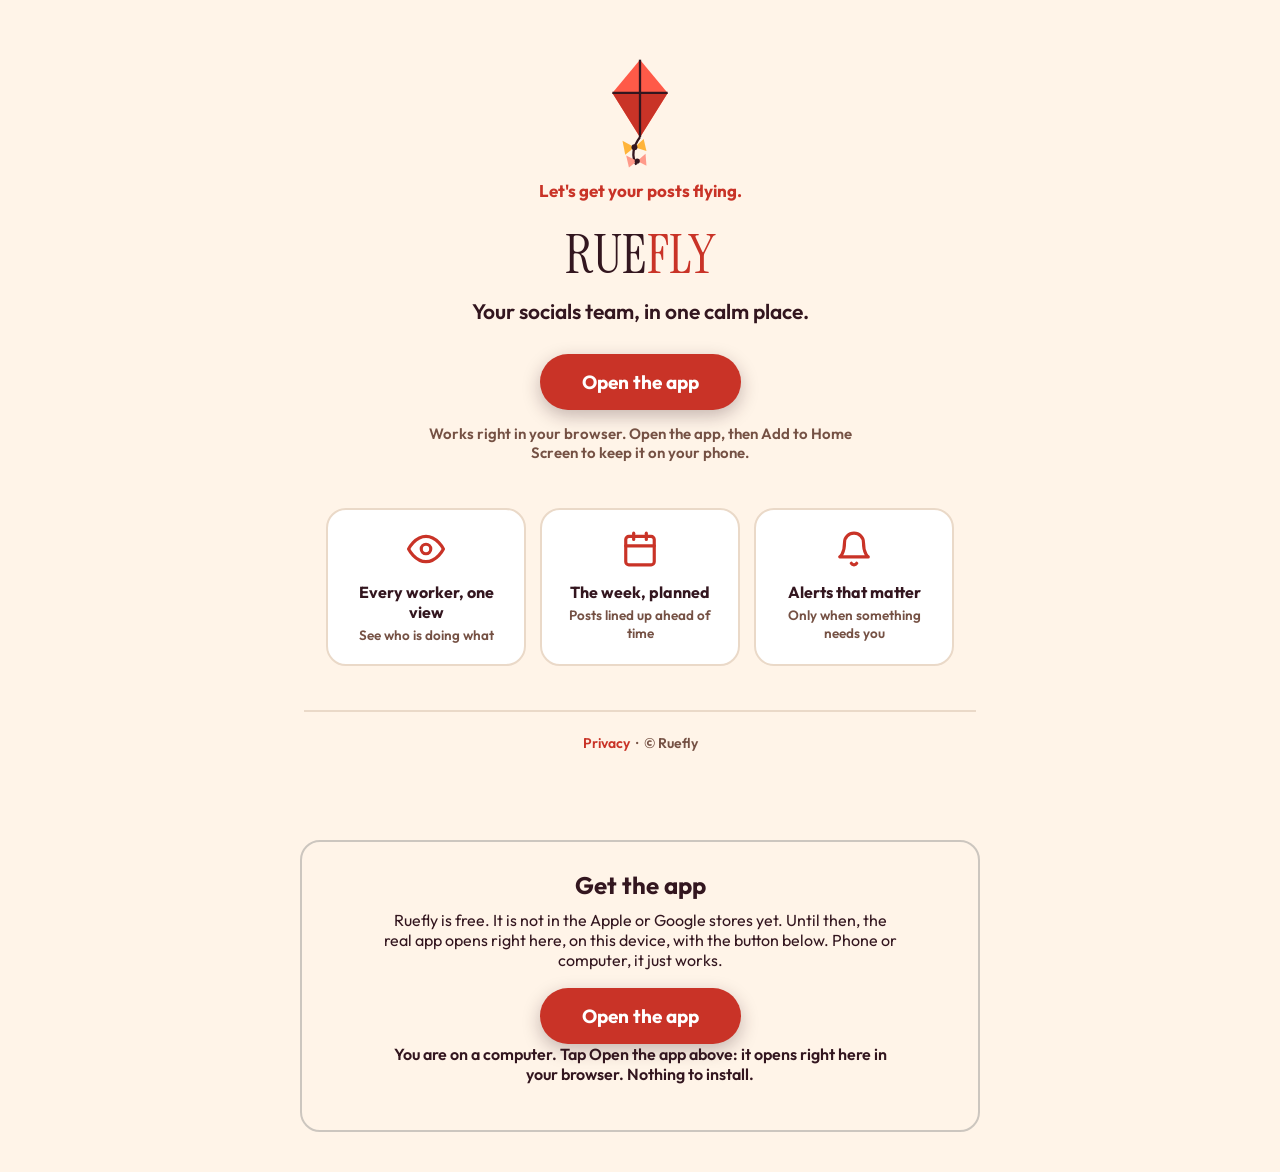
<file: index.html>
<!doctype html>
<html lang="en-AU">
<head>
<meta charset="UTF-8" />
<meta name="viewport" content="width=device-width, initial-scale=1.0" />
<title>Ruefly — your socials team, in one calm place</title>
<style>@font-face{font-family:"Instrument Serif";src:url("./fonts/InstrumentSerif-Regular.ttf") format("truetype")}@font-face{font-family:"Outfit";src:url("./fonts/Outfit.ttf") format("truetype");font-weight:100 900}</style>
<meta name="description" content="Ruefly is where your social media workers live: every worker in one view, the week planned, and alerts when something matters. Works right in your browser." />
<link rel="icon" type="image/svg+xml" href="./icons/mark.svg" />
<style>
  :root{ --burg:#C93327; --burg-deep:#A8261E; --burg-soft:#FF9A8A; --cream:#FFF4E8; --ink:#33161F; }
  *{margin:0;padding:0;box-sizing:border-box}
  body{font-family:'Outfit',system-ui,sans-serif;background:var(--cream);color:var(--ink);
       -webkit-font-smoothing:antialiased;text-align:center}
  .wrap{max-width:720px;margin:0 auto;padding:56px 24px 40px}
  .rue{width:118px;height:118px;margin:0 auto 6px;display:block}
  .rue-line{font-weight:700;color:var(--burg);font-size:17px;margin-bottom:26px}
  h1{font-family:'Instrument Serif',serif;font-weight:400;font-size:54px;letter-spacing:.5px;line-height:1.05}
  h1 .soc{color:var(--burg)}
  .tagline{font-size:21px;font-weight:600;margin:14px auto 30px;max-width:430px}
  .cta{display:inline-block;background:var(--burg);color:#fff;font-weight:700;font-size:19px;
       padding:16px 42px;border-radius:999px;text-decoration:none;box-shadow:0 6px 18px rgba(51,22,31,.28)}
  .cta:hover{background:var(--burg-deep)}
  .how{margin-top:14px;font-size:15px;font-weight:600;color:#755144;max-width:430px;margin-left:auto;margin-right:auto}
  .tiles{display:flex;gap:14px;justify-content:center;flex-wrap:wrap;margin:46px 0 8px}
  .tile{background:#fff;border:2px solid #EAD9C8;border-radius:20px;padding:20px 16px;width:200px}
  .tile svg{width:38px;height:38px;margin-bottom:10px}
  .tile p{font-weight:700;font-size:16px}
  .tile span{display:block;font-weight:600;font-size:13.5px;color:#755144;margin-top:4px}
  footer{margin-top:44px;padding:22px 0 8px;border-top:2px solid #EAD9C8;font-size:14px;font-weight:600;color:#755144}
  footer a{color:var(--burg);text-decoration:none}
  @media (max-width:560px){ h1{font-size:40px} .tagline{font-size:19px} .tile{width:100%;max-width:320px} }
</style>
</head>
<body>
  <main class="wrap">
    <svg class="rue" viewBox="0 0 100 128" aria-hidden="true"><polygon points="50,4 80,40 50,88 20,40" fill="#FF5A48"/><polygon points="20,40 80,40 50,88" fill="#C93327"/><line x1="20" y1="40" x2="80" y2="40" stroke="#33161F" stroke-width="2.5"/><line x1="50" y1="4" x2="50" y2="88" stroke="#33161F" stroke-width="2.5"/><path d="M50 88 Q 38 104 46 118" stroke="#33161F" stroke-width="2.5" fill="none"/><g><polygon points="44,99 31,92 34,107" fill="#FFB43A"/><polygon points="44,99 54,90 57,103" fill="#FFB43A"/><circle cx="44" cy="99" r="3.2" fill="#33161F"/></g><g><polygon points="47,114 35,108 38,121" fill="#FF9A8A"/><polygon points="47,114 56,106 57,119" fill="#FF9A8A"/><circle cx="47" cy="114" r="2.8" fill="#33161F"/></g></svg>
    <p class="rue-line">Let's get your posts flying.</p>
    <h1>RUE<span class="soc">FLY</span></h1>
    <p class="tagline">Your socials team, in one calm place.</p>
    <a class="cta" href="./app/">Open the app</a>
    <p class="how">Works right in your browser. Open the app, then Add to Home Screen to keep it on your phone.</p>
    <div class="tiles">
      <div class="tile">
        <svg viewBox="0 0 24 24" fill="none" stroke="#C93327" stroke-width="2" stroke-linecap="round" stroke-linejoin="round"><path d="M1 12s4-8 11-8 11 8 11 8-4 8-11 8-11-8-11-8z"/><circle cx="12" cy="12" r="3"/></svg>
        <p>Every worker, one view</p><span>See who is doing what</span>
      </div>
      <div class="tile">
        <svg viewBox="0 0 24 24" fill="none" stroke="#C93327" stroke-width="2" stroke-linecap="round" stroke-linejoin="round"><rect x="3" y="4" width="18" height="18" rx="2"/><line x1="16" y1="2" x2="16" y2="6"/><line x1="8" y1="2" x2="8" y2="6"/><line x1="3" y1="10" x2="21" y2="10"/></svg>
        <p>The week, planned</p><span>Posts lined up ahead of time</span>
      </div>
      <div class="tile">
        <svg viewBox="0 0 24 24" fill="none" stroke="#C93327" stroke-width="2" stroke-linecap="round" stroke-linejoin="round"><path d="M18 8A6 6 0 0 0 6 8c0 7-3 9-3 9h18s-3-2-3-9"/><path d="M13.73 21a2 2 0 0 1-3.46 0"/></svg>
        <p>Alerts that matter</p><span>Only when something needs you</span>
      </div>
    </div>
    <footer>
      <a href="./privacy.html">Privacy</a> &nbsp;·&nbsp; © Ruefly
    </footer>
  </main>

<style>
.dl-get{max-width:720px;margin:40px auto;padding:0 20px;text-align:center}
.dl-card{border:2px solid rgba(128,128,128,.4);border-radius:20px;padding:28px 22px}
.dl-card h2{margin:0 0 10px}
.dl-card p{margin:0 auto 18px;max-width:520px}
.dl-device{margin:16px auto 0;font-weight:600;max-width:520px}
</style>
<section class="dl-get" id="get-the-app">
  <div class="dl-card">
    <h2>Get the app</h2>
    <p>Ruefly is free. It is not in the Apple or Google stores yet. Until then, the real app opens right here, on this device, with the button below. Phone or computer, it just works.</p>
    <a class="cta" href="./app/">Open the app</a>
    <p class="dl-device" id="dl-device">Works on phone, tablet and computer.</p>
  </div>
</section>
<script>
(function(){var el=document.getElementById('dl-device');if(!el)return;var ua=navigator.userAgent||'';
if(/iPhone|iPad|iPod/i.test(ua)){el.textContent='You are on an iPhone or iPad. Tap Open the app above: it works right away. To keep it on your home screen, tap Share, then Add to Home Screen. The App Store version is on its way.';}
else if(/Android/i.test(ua)){el.textContent='You are on an Android phone. Tap Open the app above: it works right away. To keep it on your home screen, tap the menu (three dots), then Add to Home screen. The Google Play version is on its way.';}
else{el.textContent='You are on a computer. Tap Open the app above: it opens right here in your browser. Nothing to install.';}})();
</script>
</body>
</html>
</file>
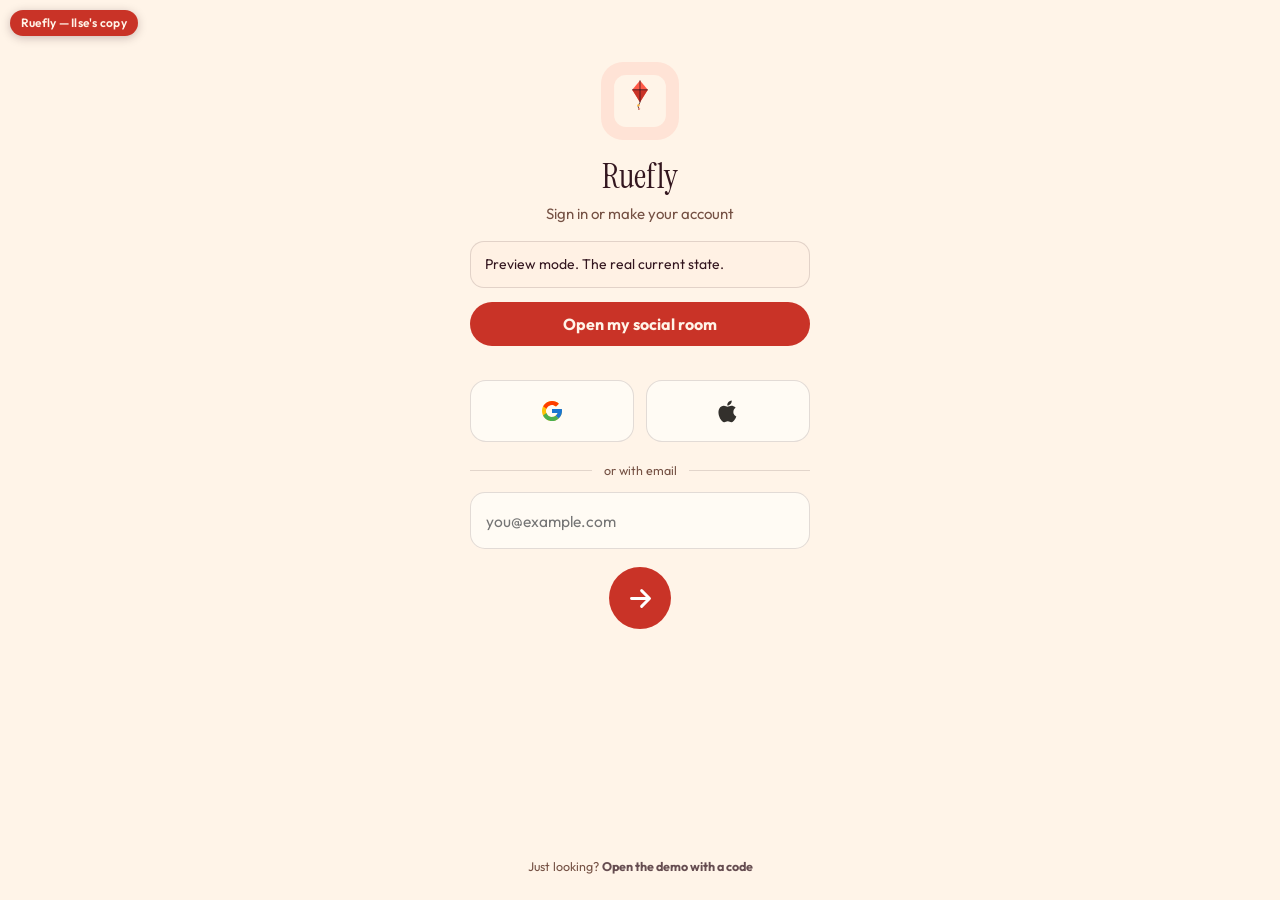
<file: app/index.html>
<!doctype html>
<html lang="en-AU">
  <head>
    <meta charset="UTF-8" />
    <meta name="viewport" content="width=device-width, initial-scale=1.0" />
    <meta name="theme-color" content="#FFF4E8" />
    <link rel="manifest" href="../manifest.webmanifest" />
    <meta name="mobile-web-app-capable" content="yes" />
    <meta name="apple-mobile-web-app-capable" content="yes" />
    <meta name="apple-mobile-web-app-status-bar-style" content="default" />
    <meta name="apple-mobile-web-app-title" content="Ruefly" />
    <link rel="apple-touch-icon" href="../icons/apple-touch-icon.png" />
    <link rel="icon" type="image/svg+xml" href="../icons/mark.svg" />
    <link rel="icon" type="image/png" sizes="192x192" href="../icons/icon-192.png" />
    <link rel="icon" type="image/png" sizes="512x512" href="../icons/icon-512.png" />
    <meta name="description" content="Ruefly: her personal brand room." />
    <title>Ruefly</title>
    <script type="module" crossorigin src="../assets/main-Brt2_tZk.js"></script>
    <link rel="stylesheet" crossorigin href="../assets/main-DInG94tt.css">
  </head>
  <body>
    <div id="app"></div>
  </body>
</html>
</file>
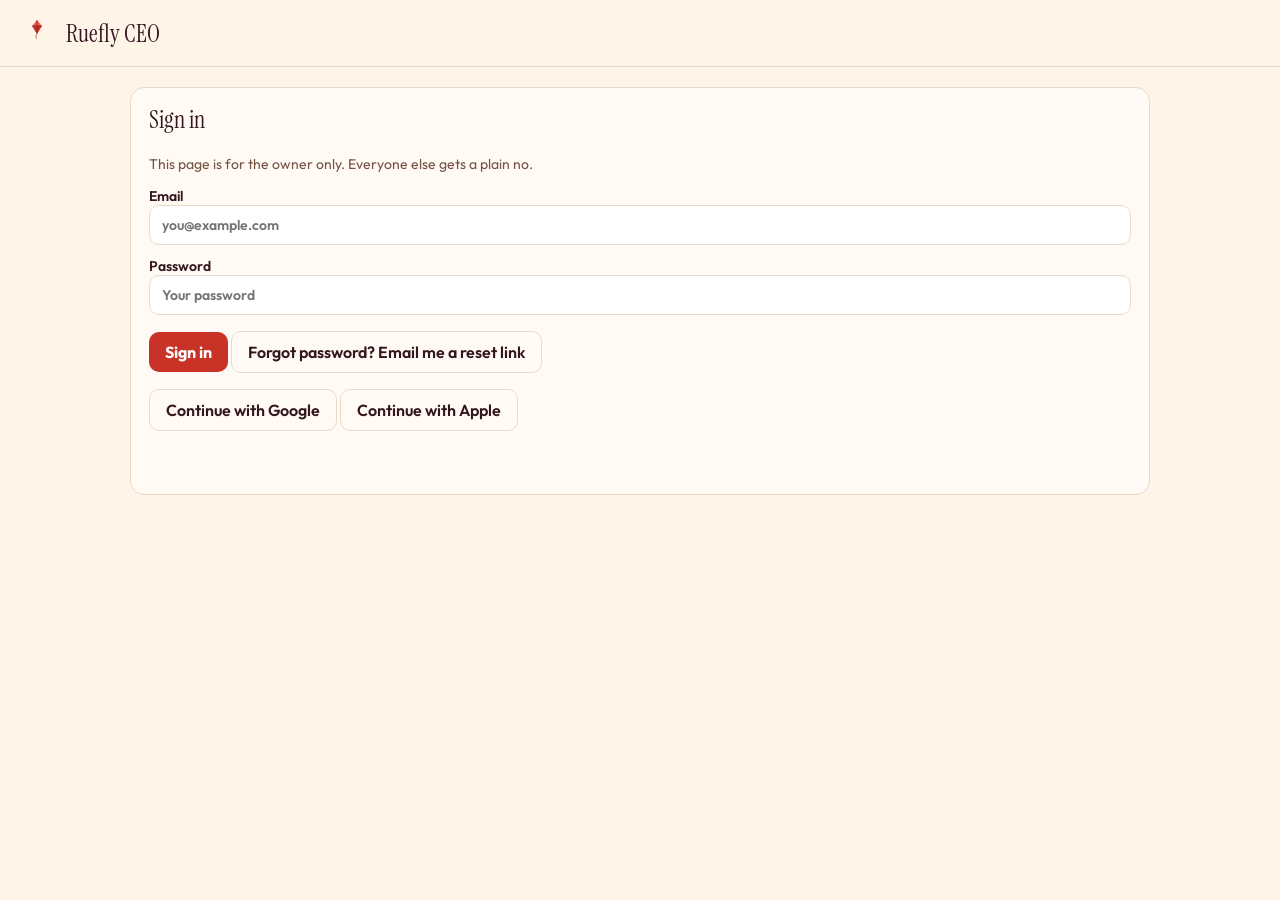
<file: ceo/index.html>
<!doctype html>
<html lang="en-AU">
  <head>
    <meta charset="UTF-8" />
    <meta name="viewport" content="width=device-width, initial-scale=1.0" />
    <meta name="robots" content="noindex, nofollow" />
    <meta name="theme-color" content="#FFF4E8" />
    <link rel="icon" type="image/svg+xml" href="./icons/mark.svg" />
    <title>Ruefly CEO</title>
    <style>
      @font-face { font-family: "Instrument Serif"; src: url("./fonts/InstrumentSerif-Regular.ttf") format("truetype"); font-weight: 400; font-display: swap; }
      @font-face { font-family: "Outfit"; src: url("./fonts/Outfit.ttf") format("truetype"); font-weight: 100 900; font-display: swap; }
      :root {
        --cream: #FFF4E8; --surface: #FFFBF4; --hairline: #EAD9C8;
        --coral: #FF5A48; --anchor: #C93327; --ink: #33161F;
        --marigold: #FFB43A; --muted: #755144; --tint: #FFC4B8;
      }
      * { box-sizing: border-box; }
      body { margin: 0; background: var(--cream); color: var(--ink); font-family: "Outfit", system-ui, sans-serif; }
      h1, h2, h3 { font-family: "Instrument Serif", serif; font-weight: 400; }
      header.top { display: flex; align-items: center; gap: 12px; padding: 16px 20px; border-bottom: 1px solid var(--hairline); }
      header.top img { width: 34px; height: 34px; }
      header.top h1 { font-size: 24px; margin: 0; }
      header.top .who { margin-left: auto; font-size: 13px; color: var(--muted); }
      main { max-width: 1060px; margin: 0 auto; padding: 8px 20px 60px; }
      .card { background: var(--surface); border: 1px solid var(--hairline); border-radius: 14px; padding: 16px 18px; margin: 12px 0; }
      .num { font-family: "Instrument Serif", serif; font-size: 34px; }
      .num .unit { font-size: 15px; color: var(--muted); font-family: "Outfit", sans-serif; }
      .lbl { color: var(--muted); font-size: 13.5px; margin-top: 2px; }
      .grid { display: grid; grid-template-columns: repeat(auto-fit, minmax(170px, 1fr)); gap: 14px; }
      .layout { display: grid; grid-template-columns: 200px 1fr; gap: 16px; align-items: start; }
      @media (max-width: 720px) { .layout { grid-template-columns: 1fr; } }
      nav.side { display: flex; flex-direction: column; gap: 6px; margin-top: 12px; }
      nav.side button { text-align: left; border: 1px solid var(--hairline); background: var(--surface); border-radius: 10px; padding: 10px 12px; font: inherit; font-weight: 600; cursor: pointer; color: var(--ink); }
      nav.side button.on { background: var(--coral); color: var(--ink); border-color: var(--coral); }
      button.act { border: 0; background: var(--anchor); color: #fff; border-radius: 10px; padding: 10px 16px; font: inherit; font-weight: 700; cursor: pointer; }
      button.ghost { border: 1px solid var(--hairline); background: var(--surface); color: var(--ink); border-radius: 10px; padding: 10px 16px; font: inherit; font-weight: 600; cursor: pointer; }
      input { width: 100%; border: 1px solid var(--hairline); border-radius: 10px; padding: 10px 12px; font: inherit; background: #fff; color: var(--ink); }
      label { display: block; font-weight: 600; margin: 12px 0 4px; font-size: 14px; }
      table { width: 100%; border-collapse: collapse; font-size: 14.5px; }
      th, td { text-align: left; padding: 7px 8px; border-bottom: 1px solid var(--hairline); }
      th { color: var(--muted); font-weight: 600; font-size: 13px; }
      .hint { color: var(--muted); font-size: 14px; }
      .msg { color: var(--anchor); font-weight: 600; font-size: 14px; min-height: 1.2em; }
      .tag { display: inline-block; background: var(--marigold); color: var(--ink); border-radius: 999px; padding: 1px 9px; font-size: 12.5px; font-weight: 600; }
      .feed-item { padding: 9px 0; border-bottom: 1px solid var(--hairline); font-size: 14.5px; }
      .feed-item:last-child { border-bottom: 0; }
      .feed-item .when { color: var(--muted); font-size: 12.5px; }
      [hidden] { display: none !important; }
    </style>
    <script type="module" crossorigin src="./assets/index-W67_2vCY.js"></script>
  </head>
  <body>
    <header class="top">
      <img src="./icons/mark.svg" alt="" />
      <h1>Ruefly CEO</h1>
      <span class="who" id="whoLine"></span>
    </header>
    <main id="ownerRoot"></main>
  </body>
</html>
</file>
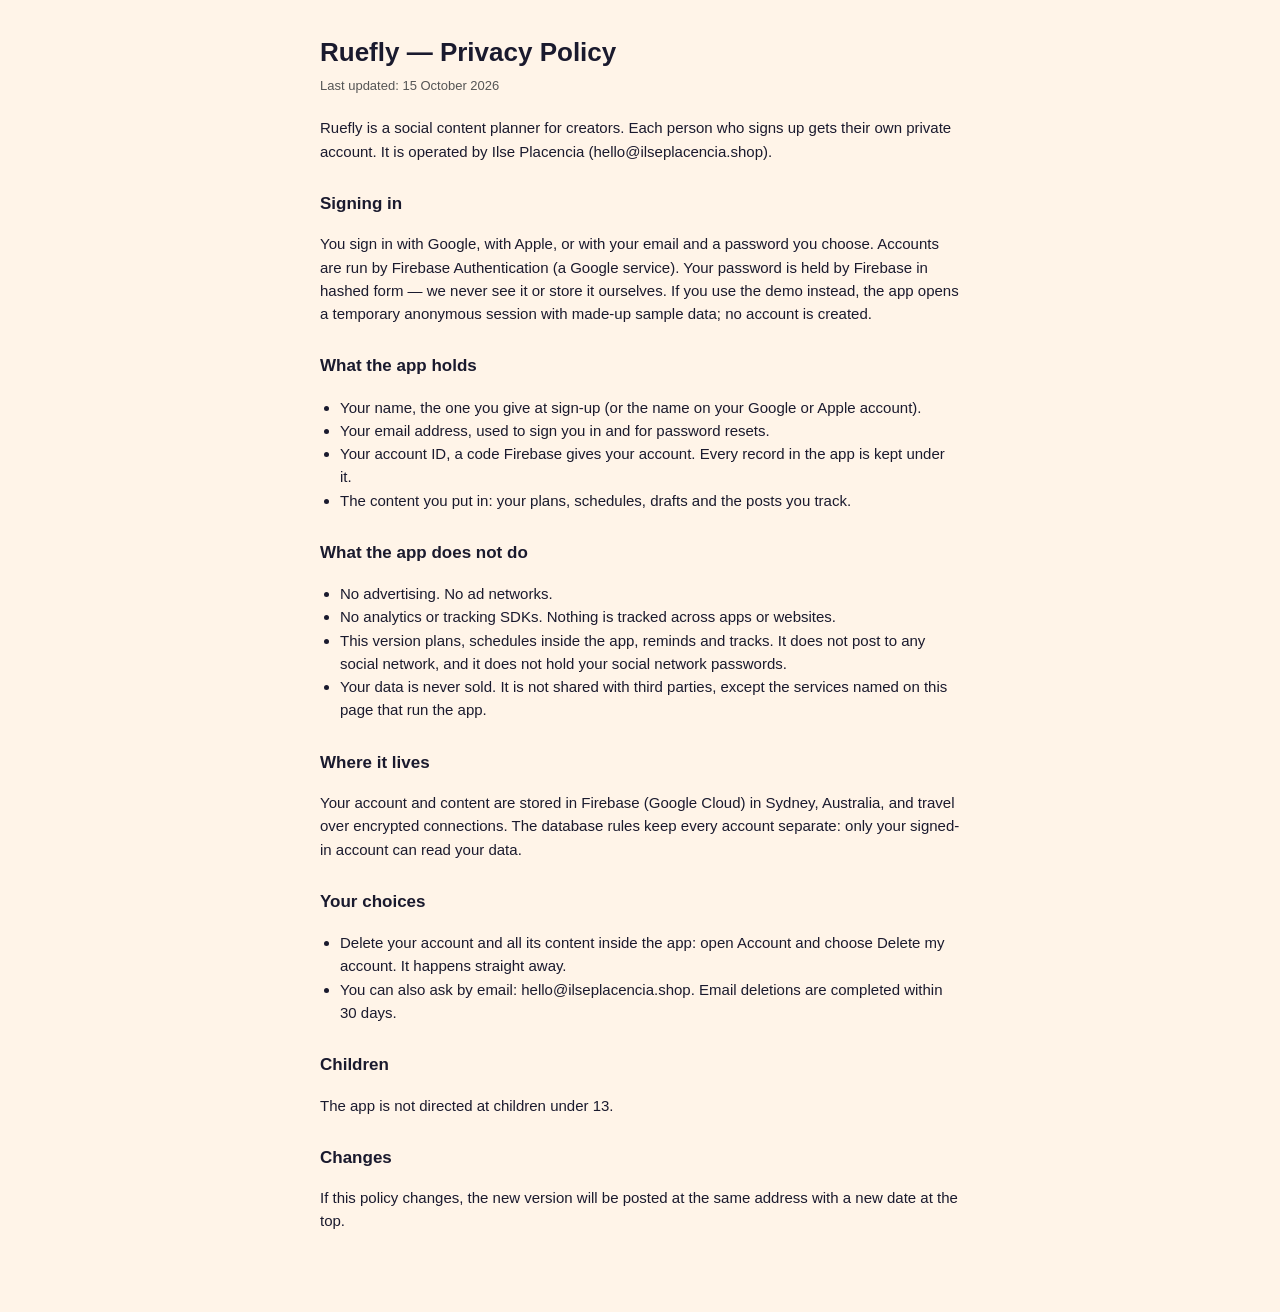
<file: privacy.html>
<!DOCTYPE html>
<html lang="en">
<head>
<meta charset="utf-8">
<meta name="viewport" content="width=device-width, initial-scale=1">
<title>Ruefly — Privacy Policy</title>
<style>
  body { background:#FFF4E8; color:#1A1A2E; font-family:-apple-system,'Segoe UI',Roboto,Helvetica,Arial,sans-serif; margin:0; padding:32px 20px 64px; line-height:1.55; }
  main { max-width:640px; margin:0 auto; }
  h1 { font-size:26px; margin:0 0 4px; }
  h2 { font-size:17px; margin:28px 0 6px; }
  p, li { font-size:15px; }
  ul { padding-left:20px; }
  .date { color:#555; font-size:13px; margin:0 0 20px; }
</style>
</head>
<body>
<main>
<h1>Ruefly — Privacy Policy</h1>
<p class="date">Last updated: 15 October 2026</p>
<p>Ruefly is a social content planner for creators. Each person who signs up gets their own private account. It is operated by Ilse Placencia (hello@ilseplacencia.shop).</p>
<h2>Signing in</h2>
<p>You sign in with Google, with Apple, or with your email and a password you choose. Accounts are run by Firebase Authentication (a Google service). Your password is held by Firebase in hashed form — we never see it or store it ourselves. If you use the demo instead, the app opens a temporary anonymous session with made-up sample data; no account is created.</p>
<h2>What the app holds</h2>
<ul>
<li>Your name, the one you give at sign-up (or the name on your Google or Apple account).</li>
<li>Your email address, used to sign you in and for password resets.</li>
<li>Your account ID, a code Firebase gives your account. Every record in the app is kept under it.</li>
<li>The content you put in: your plans, schedules, drafts and the posts you track.</li>
</ul>
<h2>What the app does not do</h2>
<ul>
<li>No advertising. No ad networks.</li>
<li>No analytics or tracking SDKs. Nothing is tracked across apps or websites.</li>
<li>This version plans, schedules inside the app, reminds and tracks. It does not post to any social network, and it does not hold your social network passwords.</li>
<li>Your data is never sold. It is not shared with third parties, except the services named on this page that run the app.</li>
</ul>
<h2>Where it lives</h2>
<p>Your account and content are stored in Firebase (Google Cloud) in Sydney, Australia, and travel over encrypted connections. The database rules keep every account separate: only your signed-in account can read your data.</p>
<h2>Your choices</h2>
<ul>
<li>Delete your account and all its content inside the app: open Account and choose Delete my account. It happens straight away.</li>
<li>You can also ask by email: hello@ilseplacencia.shop. Email deletions are completed within 30 days.</li>
</ul>
<h2>Children</h2>
<p>The app is not directed at children under 13.</p>
<h2>Changes</h2>
<p>If this policy changes, the new version will be posted at the same address with a new date at the top.</p>
</main>
</body>
</html>
</file>
<file: assets/main-DInG94tt.css>
:root{--burgundy: #C93327;--wine-deep: #33161F;--claret: #A8261E;--dusty: #FF9A8A;--baby: #FFC4B8;--pink-soft: #FFE3D6;--pink-pale: #FFF1E4;--ground: #FFF4E8;--ink: #33161F;--ink-soft: #755144;--line: rgba(51, 22, 31, .14);--card: #FFFBF4;--radius: 18px;--ease: .16s ease}*{box-sizing:border-box}html,body{margin:0;padding:0}body{font-family:Outfit,system-ui,sans-serif;color:var(--ink);background:var(--ground);min-height:100vh}h1,h2,h3{font-family:Outfit,sans-serif;font-weight:800;letter-spacing:0}a{color:inherit}button{font:inherit;cursor:pointer}::selection{background:var(--baby)}:focus-visible{outline:2px solid var(--claret);outline-offset:2px;border-radius:6px}.login-wrap{min-height:100vh;display:grid;place-items:center;padding:22px 16px}.login-card{width:min(430px,100%);background:var(--card);border:1px solid var(--line);border-radius:26px;padding:30px 26px 24px;box-shadow:0 18px 44px #33161f1f}.login-mark{width:62px;height:62px;border-radius:16px}.login-title{font-size:27px;margin:14px 0 6px;color:var(--wine-deep)}.login-sub{color:var(--ink-soft);margin:0 0 18px;line-height:1.5}.preview-note{background:var(--pink-pale);border:1px dashed rgba(51,22,31,.4);border-radius:14px;padding:12px 14px;font-size:14px;line-height:1.5;margin-bottom:14px}.login-form{display:grid;gap:8px;margin-bottom:14px}.login-form label{font-family:Outfit,sans-serif;font-weight:700;font-size:13px}.login-form input{font:inherit;padding:12px 14px;border-radius:12px;border:1px solid var(--line);background:var(--ground);color:var(--ink);width:100%}.login-form input:focus{border-color:var(--claret);outline:none;box-shadow:0 0 0 3px #ffc4b88c}.login-form.alt{border-top:1px solid var(--line);padding-top:14px}.form-note{font-size:13px;color:var(--ink-soft);margin:2px 0 0;min-height:16px}.login-foot{font-size:13px;color:var(--ink-soft);display:flex;gap:8px;align-items:center;margin:6px 0 0}.btn{border:0;border-radius:999px;padding:12px 20px;font-family:Outfit,sans-serif;font-weight:700;background:var(--ink);color:var(--ground);text-decoration:none;display:inline-block;transition:transform var(--ease),background var(--ease),box-shadow var(--ease)}.btn.primary{background:var(--burgundy);color:var(--ground)}.btn.primary:hover{background:var(--wine-deep)}.btn.soft{background:var(--pink-soft);color:var(--ink)}.btn.soft:hover{background:var(--baby)}.btn:active{transform:scale(.98)}.btn.full{width:100%;text-align:center}.shell{display:flex;min-height:100vh;align-items:stretch}.sidebar{width:248px;flex:0 0 auto;position:sticky;top:0;height:100vh;overflow-y:auto;background:var(--ink);color:var(--ground);border-right:1px solid rgba(51,22,31,.35);padding:16px 12px;display:flex;flex-direction:column;gap:14px;transition:width .18s ease,padding .18s ease}.main-col{flex:1 1 auto;min-width:0;display:flex;flex-direction:column}.content{padding:20px clamp(14px,3.5vw,34px) 60px;width:100%;max-width:880px;animation:page-in .18s ease}@keyframes page-in{0%{opacity:0;transform:translateY(3px)}to{opacity:1;transform:none}}.side-brand{display:flex;gap:10px;align-items:center;padding:2px 6px 10px;border-bottom:1px solid rgba(255,196,184,.28)}.side-brand img{width:38px;height:38px;border-radius:10px}.side-brand b{font-family:"Instrument Serif",sans-serif;font-size:17px;display:block;line-height:1;color:var(--ground)}.side-brand small{font-family:Outfit,sans-serif;font-size:10px;letter-spacing:.14em;color:var(--baby)}.side-nav{display:grid;gap:2px}.side-link{display:flex;align-items:center;gap:9px;padding:9px 10px;border-radius:12px;text-decoration:none;font-family:Outfit,sans-serif;font-weight:700;font-size:15px;color:var(--ground);transition:background var(--ease),transform var(--ease)}.side-link:hover{background:#ffc4b829}.side-link:active{transform:scale(.98)}.side-link.on{background:var(--baby);color:var(--ink)}.side-link.on .dot{box-shadow:0 0 0 3px #33161f2e}.side-ico{width:20px;height:20px;border-radius:0;display:grid;place-items:center;flex:0 0 auto;background:none;color:var(--baby)}.side-ico .ic{width:18px;height:18px}.ext-ico{display:grid;place-items:center;flex:0 0 auto}.ext-ico .ic{width:15px;height:15px}.side-link.on .side-ico{background:none;color:var(--ink)}.side-ico.accent-rose{background:none;box-shadow:none;color:var(--baby)}.side-ico.accent-dusty{background:none;box-shadow:none;color:var(--dusty)}.side-ico.accent-peri{background:none;box-shadow:none;color:var(--pink-soft)}.side-ico.accent-powder{background:none;box-shadow:none;color:var(--pink-pale)}.side-ico.accent-mint{background:none;box-shadow:none;color:var(--baby)}.side-txt{white-space:nowrap;overflow:hidden}.side-foot{margin-top:auto;border-top:1px solid rgba(255,196,184,.28);padding-top:12px;display:grid;gap:2px}.side-ext{display:flex;align-items:center;gap:9px;padding:7px 10px;border-radius:10px;text-decoration:none;font-weight:700;font-size:14px;background:none;border:0;text-align:left;width:100%;color:var(--pink-soft);transition:background var(--ease),color var(--ease)}.side-ext:hover{background:#ffc4b829;color:var(--ground)}.side-ext:active{background:#ffc4b847}.shell.nav-closed .sidebar{display:none}@media(max-width:720px){.shell:not(.nav-closed) .sidebar{flex:0 0 84vw;width:84vw;max-width:400px}.shell:not(.nav-closed) .main-col{flex:1 1 0;min-width:0;overflow:hidden;cursor:pointer}.shell:not(.nav-closed) .content{opacity:.45;pointer-events:none}.shell:not(.nav-closed) .add-fab{display:none}}@media(max-width:640px){.sidebar{width:188px}.content{padding-top:14px}}.topbar{position:sticky;top:0;z-index:5;display:flex;align-items:center;gap:12px;padding:12px clamp(14px,3.5vw,34px);background:#fff7f5e0;backdrop-filter:blur(8px);border-bottom:1px solid var(--line)}.menu-btn{border:1px solid var(--line);background:var(--card);border-radius:10px;width:38px;height:38px;display:grid;place-items:center;line-height:1;color:var(--burgundy);transition:background var(--ease),transform var(--ease)}.menu-btn .ic{width:19px;height:19px}.menu-btn:hover{background:var(--pink-pale)}.menu-btn:active{transform:scale(.94)}.top-title b{font-family:Outfit,sans-serif;font-size:16px;display:block;line-height:1.15}.top-title small{color:var(--ink-soft);font-size:12px}.preview-pill,.live-pill{margin-left:auto;font-family:Outfit,sans-serif;font-weight:700;font-size:12px;padding:5px 11px;border-radius:999px}.preview-pill{background:var(--baby);color:var(--burgundy)}.live-pill{background:var(--pink-soft);color:var(--burgundy)}.hero{margin:6px 0 18px}.hero h2{font-size:28px;margin:0 0 6px;color:var(--wine-deep)}.hero p{color:var(--ink-soft);line-height:1.55;margin:0;max-width:62ch}.strip{display:grid;gap:14px;grid-template-columns:repeat(auto-fit,minmax(230px,1fr));margin-bottom:18px}.brand-card{border-top:1px solid var(--line);padding:13px 2px 12px}.strip .brand-card:first-child{border-top:0}.brand-head{display:flex;justify-content:space-between;align-items:center;gap:8px}.brand-head h3{margin:0;font-size:16.5px}.brand-short{font-family:Outfit,sans-serif;font-weight:700;font-size:13px;color:var(--ink-soft);margin:2px 0 0}.dot{width:10px;height:10px;border-radius:50%;display:inline-block;flex:0 0 auto;background:#c9b3b9}.dot-live{background:#3d9970;box-shadow:0 0 0 3px #3d99702e}.dot-part{background:var(--claret);box-shadow:0 0 0 3px #a8261e2e}.dot-wait{background:var(--dusty);box-shadow:0 0 0 3px #ff9a8a38}.panel{background:transparent;border:0;border-radius:0;box-shadow:none;padding:6px 0 14px;margin-bottom:26px}.panel-head{display:flex;justify-content:space-between;align-items:center;gap:10px;margin-bottom:8px}.panel-head h3{margin:0;font-size:17px}.panel p{line-height:1.55;margin:6px 0}.pill{font-family:Outfit,sans-serif;font-weight:700;font-size:12px;background:var(--pink-soft);color:var(--burgundy);padding:4px 10px;border-radius:999px;display:inline-flex;gap:7px;align-items:center;white-space:nowrap}.latest-line{font-weight:800;font-size:16px}.detail{color:var(--ink-soft)}.case-state{font-family:Outfit,sans-serif;font-weight:700;font-size:12px;background:var(--pink-soft);color:var(--burgundy);padding:3px 9px;border-radius:999px;white-space:nowrap}.social-row{position:relative}.social-row:before{content:"";position:absolute;top:0;left:16px;right:0;height:1px;background:var(--line)}.social-row:first-of-type:before{display:none}.social-head{display:flex;align-items:center;gap:10px;padding:10px 6px 2px}.social-head b{font-size:15px}.social-state{margin-left:auto}.social-line{padding:0 6px;margin:2px 0 4px;line-height:1.5}.social-detail{padding:0 6px 8px;color:var(--ink-soft);line-height:1.5;margin:0}.empty{color:var(--ink-soft);font-style:italic}.section-label{margin:20px 2px 10px}.section-label h3{font-size:17px}.ic{width:15px;height:15px;flex:0 0 auto}.notif-actions{display:flex;gap:9px;flex-wrap:wrap;margin-top:11px}.notif-actions .btn{padding:10px 18px;font-size:14px}.notif-ios{background:var(--pink-pale);border-radius:12px;padding:10px 13px;font-weight:700;color:var(--wine-deep)}.notif-status{font-size:15.5px;font-weight:700}.strip{display:block;margin-bottom:10px}.login-box,.login-card{box-shadow:none!important}.preview-note{border-style:solid;border-color:var(--line)}.empty{font-style:normal}.content{animation:none}.side-group-title{display:block;font-family:Outfit,sans-serif;font-size:11px;letter-spacing:.12em;text-transform:uppercase;color:var(--baby);margin:14px 6px 6px}.side-group-toggle{display:flex;align-items:center;gap:6px;width:100%;background:none;border:0;cursor:pointer;font-family:Outfit,sans-serif;font-size:11px;letter-spacing:.12em;text-transform:uppercase;color:var(--baby);margin:14px 6px 6px;padding:0;text-align:left}.more-group{display:none}.more-group.open{display:block}.shell.nav-closed .side-group-title,.shell.nav-closed .side-group-toggle{display:none}@font-face{font-family:"Instrument Serif";src:url(../fonts/InstrumentSerif-Regular.ttf) format("truetype");font-weight:400}@font-face{font-family:"Instrument Serif";src:url(../fonts/InstrumentSerif-Italic.ttf) format("truetype");font-weight:400;font-style:italic}@font-face{font-family:Outfit;src:url(../fonts/Outfit.ttf) format("truetype");font-weight:100 900}.login-title,.side-brand,.brand-name,.wordmark,h1,h2,.empty,.empty-title,.empty-line{font-family:"Instrument Serif",serif;font-weight:400;letter-spacing:.3px}.login-divider{display:flex;align-items:center;gap:10px;margin:18px 0 12px;color:var(--ink-soft);font-size:12px;font-weight:700;letter-spacing:.08em;text-transform:uppercase}.login-divider:before,.login-divider:after{content:"";flex:1;border-top:1px solid var(--line)}#fbGoogleLogin,#fbAppleLogin{margin-top:8px}.demo-banner{margin:10px 14px 0;padding:8px 12px;border-radius:10px;background:var(--pink-soft);color:var(--ink);font-size:13px;font-weight:600}.guide-card{display:flex;gap:12px;align-items:flex-start}.guide-mark{width:34px;height:34px;flex:none}.guide-body{flex:1}.guide-bubble{margin:0;font-size:15px;font-weight:700;color:var(--ink)}.guide-note{margin:4px 0 0;font-size:13px;color:var(--ink-soft)}.guide-actions{display:flex;flex-direction:column;gap:6px}.bg-row{display:flex;gap:8px;flex-wrap:wrap;margin:6px 0}.start-actions{margin-top:14px}.upgrade-overlay{position:fixed;inset:0;z-index:60;background:#33161f73;display:flex;align-items:center;justify-content:center;padding:18px}.upgrade-card{width:min(400px,100%);background:var(--card);border:1px solid var(--line);border-radius:var(--radius);padding:22px 20px 16px;text-align:center;box-shadow:0 18px 50px #33161f47}.upgrade-mark{width:64px;height:64px}.upgrade-title{margin:10px 0 8px;font-size:19px;color:var(--wine-deep)}.upgrade-line{margin:0 0 10px;line-height:1.55;color:var(--ink)}.upgrade-price{margin:0 0 16px;font-weight:800;font-size:16px;color:var(--burgundy)}.upgrade-actions{display:flex;gap:10px}.upgrade-actions .btn{flex:1;padding:12px 10px;font-size:15px}.upgrade-foot{margin:12px 0 4px;font-size:13px;color:var(--ink-soft)}.door-wrap{min-height:100vh;display:flex;flex-direction:column;padding:26px 22px 20px}.door-page{text-align:center;width:100%;max-width:340px;margin:4vh auto 0}.door-mark{width:78px;height:78px;border-radius:22px;background:var(--pink-soft);display:flex;align-items:center;justify-content:center;margin:0 auto}.door-mark img{width:54px;height:54px}.door-name{font-family:"Instrument Serif",serif;font-weight:400;font-size:34px;margin:14px 0 0;color:var(--wine-deep)}.door-sub{color:var(--ink-soft);font-size:15px;margin:5px 0 0}.door-page .preview-note{margin-top:18px;text-align:left}.door-icons{display:flex;gap:12px;margin:26px auto 0}.door-ibtn{flex:1;height:62px;border-radius:16px;background:var(--card);border:1px solid var(--line);display:flex;align-items:center;justify-content:center;transition:transform var(--ease),background var(--ease)}.door-ibtn:hover{background:var(--pink-pale)}.door-ibtn:active{transform:scale(.98)}.door-or{display:flex;align-items:center;gap:12px;margin:20px auto 14px;color:var(--ink-soft);font-size:12.5px}.door-or:before,.door-or:after{content:"";flex:1;height:1px;background:var(--line)}.door-form{display:grid;gap:8px;text-align:left}.door-form label{font-family:Outfit,sans-serif;font-weight:700;font-size:13px}.door-form input{font:inherit;font-size:15.5px;height:57px;padding:0 15px;border-radius:15px;border:1px solid var(--line);background:var(--card);color:var(--ink);width:100%}.door-form input:focus{border-color:var(--claret);outline:none;box-shadow:0 0 0 3px #ffc4b88c}.door-next{width:62px;height:62px;border-radius:50%;border:0;background:var(--burgundy);display:flex;align-items:center;justify-content:center;margin:10px auto 0;transition:transform var(--ease),background var(--ease)}.door-next:hover{background:var(--wine-deep)}.door-next:active{transform:scale(.96)}.door-form .form-note{text-align:center}.door-email-row{font-size:16px;margin:16px 0 14px;color:var(--ink)}.door-change{background:none;border:0;color:var(--burgundy);font-weight:700;font-size:14px;text-decoration:underline;padding:2px 4px}.door-forgot{background:none;border:0;color:var(--ink-soft);font-size:13.5px;font-weight:600;padding:6px;text-decoration:underline}.door-demo{margin-top:auto;text-align:center;padding-top:26px}.door-demo-line{background:none;border:0;color:var(--ink-soft);font-size:12.5px;padding:6px}.door-demo-line b{color:var(--ink);opacity:.75}.door-demo-box{max-width:340px;margin:10px auto 0;text-align:left}.tour-overlay{position:fixed;inset:0;z-index:70;background:#33161f52;display:flex;align-items:center;justify-content:center;padding:18px}.tour-card{position:relative;width:min(330px,100%);background:#fff;border-radius:20px;padding:16px 16px 14px;text-align:center;box-shadow:0 16px 40px #33161f4d}.tour-mascot{width:62px;height:62px;border-radius:50%;background:var(--ground);display:flex;align-items:center;justify-content:center;margin:-38px auto 6px;border:3px solid #FFFFFF;overflow:hidden;box-shadow:0 6px 14px #33161f2e}.tour-mascot img{width:58px;height:58px;object-fit:cover}.tour-x{position:absolute;top:9px;right:12px;background:none;border:0;color:#b4a68c;font-size:15px;font-weight:700;padding:4px}.tour-line{font-size:15.5px;font-weight:700;color:var(--ink);line-height:1.4;margin:4px 0 0}.tour-field{width:100%;height:42px;border-radius:11px;border:1.5px solid var(--burgundy);padding:0 12px;font:inherit;font-size:14.5px;color:var(--ink);background:#fff;margin-top:11px}.tour-field:focus{outline:none;box-shadow:0 0 0 3px #ffc4b88c}.tour-row{display:flex;justify-content:space-between;align-items:center;margin-top:12px}.tour-skip{background:none;border:0;font-size:13.5px;color:var(--ink-soft);padding:6px 2px}.tour-next{height:42px;padding:0 20px;font-size:14.5px}.tour-dots{font-size:11px;color:#b4a68c;margin-top:9px;letter-spacing:3px}.reoffer-card{width:min(300px,100%)}.greet-line{font-size:16.5px;font-weight:600;color:var(--ink-soft);margin:0 0 2px}.greet-line b{color:var(--ink)}.name-row{display:flex;gap:8px;align-items:center;margin:6px 0}.name-row input{flex:1;font:inherit;padding:11px 13px;border-radius:12px;border:1px solid var(--line);background:var(--card);color:var(--ink)}.name-row input:focus{border-color:var(--claret);outline:none;box-shadow:0 0 0 3px #ffc4b88c}.plan-card{background:var(--card);border:1px solid var(--line);border-radius:var(--radius);padding:14px 16px;margin-bottom:18px}.plan-point{margin:4px 0}html[data-bg=white]{--ground: #FFFFFF;--card: #FFFFFF;--pink-pale: #FFF7EF}html[data-bg=black]{--ground: #33161F;--card: #41222B;--ink: #FFF4E8;--ink-soft: #E3C4B6;--line: rgba(255, 244, 232, .2);--pink-soft: #5A2E35;--baby: #7A4048}html[data-bg=black] .sidebar{border-right-color:#fff4e833}
</file>
